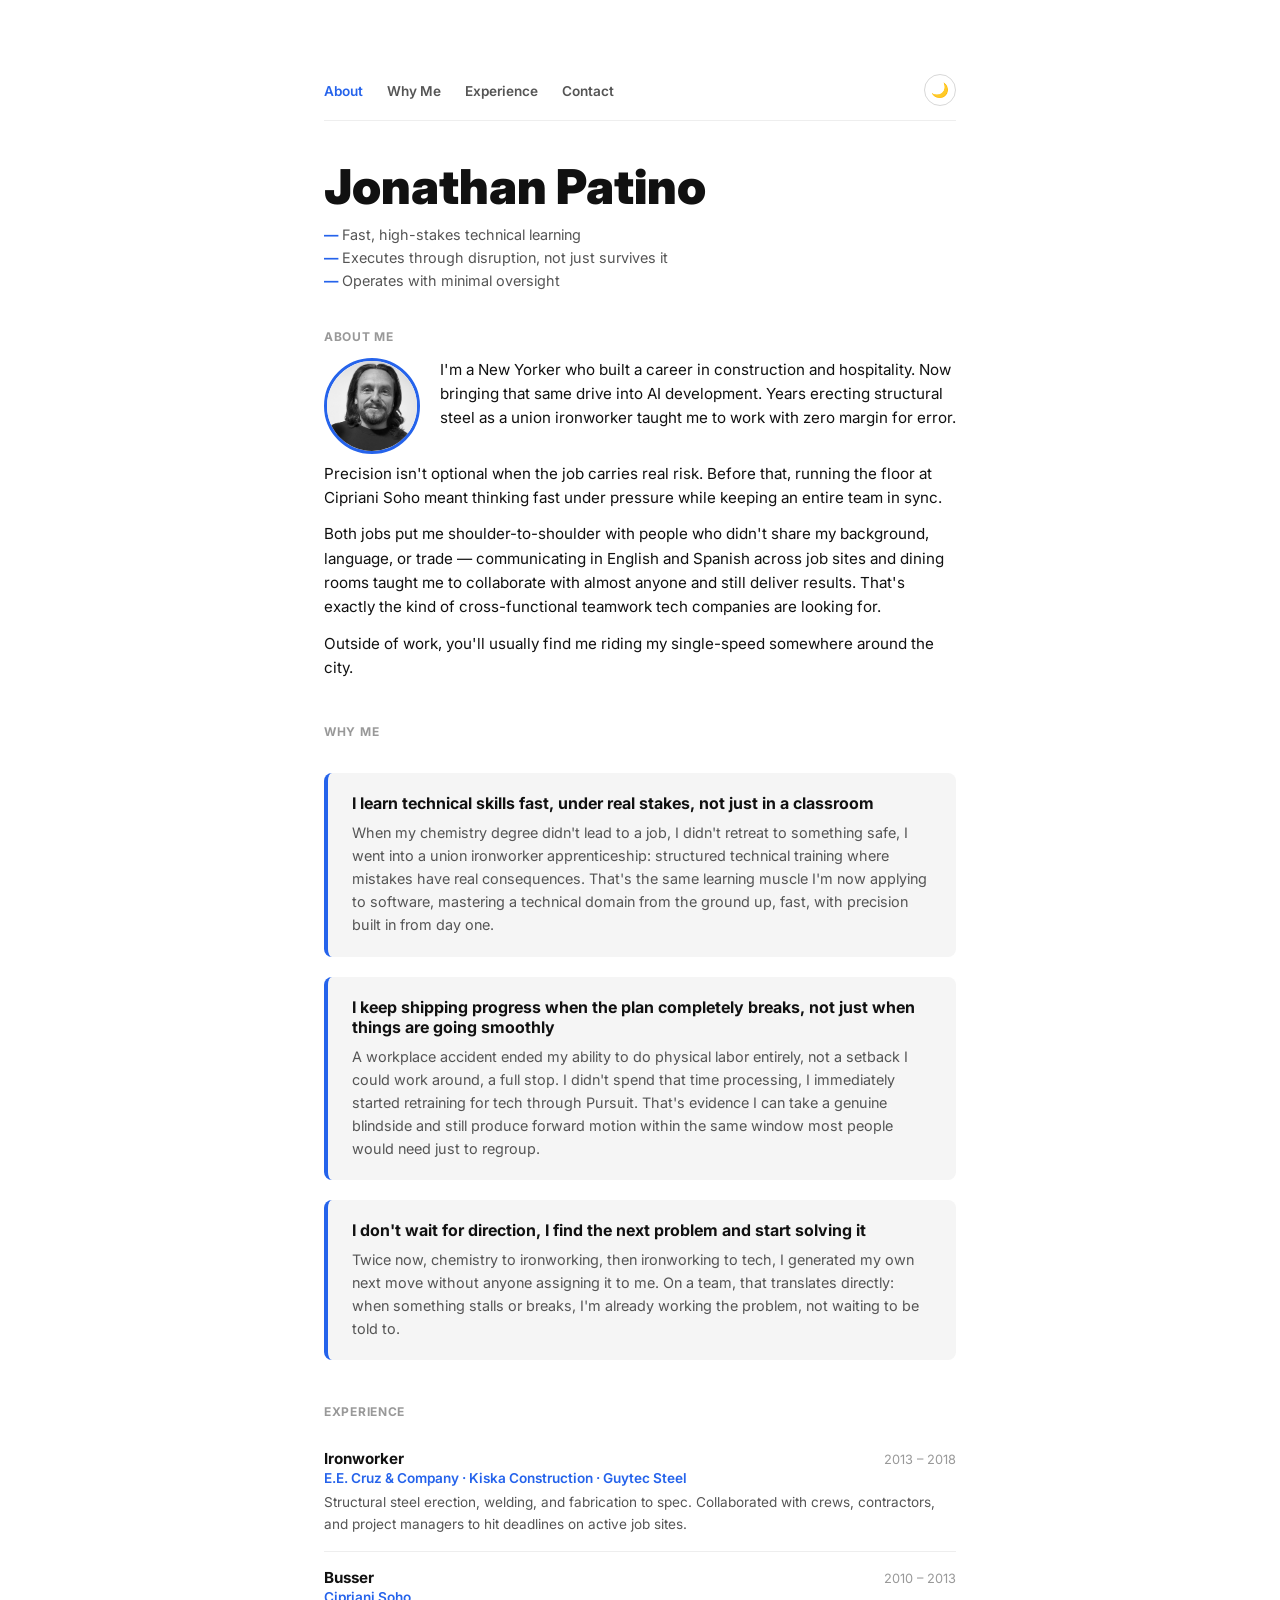
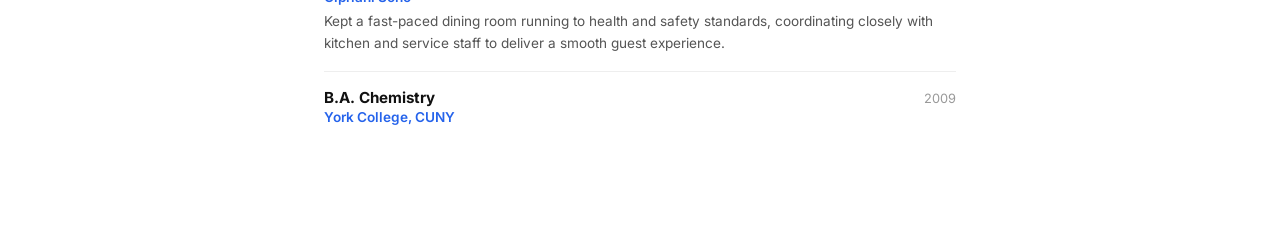
<file: index.html>
<!DOCTYPE html>
<html lang="en">
<head>
<meta charset="UTF-8">
<meta name="viewport" content="width=device-width, initial-scale=1.0">
<title>Jonathan Patino</title>
<link href="https://fonts.googleapis.com/css2?family=Inter:wght@400;600;700;900&display=swap" rel="stylesheet">
<style>
  :root {
    --bg: #fff;
    --text: #111;
    --text-muted: #555;
    --text-faint: #999;
    --border: #eee;
    --card-border: #d8d8d8;
    --card-bg: #f5f5f5;
    --accent: #2563EB;
  }
  :root[data-theme="dark"] {
    --bg: #111417;
    --text: #f2f2f2;
    --text-muted: #aaa;
    --text-faint: #777;
    --border: #2a2d31;
    --card-border: #3a3d41;
    --card-bg: #1a1d21;
    --accent: #5b8def;
  }

  * { margin: 0; padding: 0; box-sizing: border-box; }
  html { scroll-behavior: smooth; }
  body { font-family: 'Inter', system-ui, sans-serif; background: var(--bg); color: var(--text); max-width: 680px; margin: 0 auto; padding: 60px 24px; transition: background 0.2s ease, color 0.2s ease; }

  #about, #cards, #exp, #skill-learning, #skill-execution, #skill-oversight { scroll-margin-top: 76px; }

  nav { position: sticky; top: 0; background: var(--bg); border-bottom: 1px solid var(--border); padding: 14px 0; margin-bottom: 40px; z-index: 100; display: flex; align-items: center; justify-content: space-between; transition: background 0.2s ease, border-color 0.2s ease; }
  nav ul { list-style: none; display: flex; gap: 24px; }
  nav a { text-decoration: none; color: var(--text-muted); font-size: 0.85rem; font-weight: 600; }
  nav a:hover, nav a.active { color: var(--accent); }
  .theme-toggle { background: none; border: 1.5px solid var(--card-border); border-radius: 999px; width: 32px; height: 32px; font-size: 0.9rem; cursor: pointer; line-height: 1; }

  .hero { margin-bottom: 40px; }
  h1 { font-size: 3rem; font-weight: 900; line-height: 1.1; margin-bottom: 8px; }
  .tagline { font-size: 1.1rem; font-weight: 600; color: var(--accent); margin-bottom: 12px; }
  .bio { font-size: 0.95rem; color: var(--text-muted); line-height: 1.6; }
  .skills-list { list-style: none; margin-top: 12px; display: flex; flex-direction: column; gap: 6px; }
  .skills-list li { font-size: 0.9rem; padding-left: 18px; position: relative; }
  .skills-list li::before { content: "—"; position: absolute; left: 0; color: var(--accent); font-weight: 700; }
  .skills-list a { color: var(--text-muted); text-decoration: none; }
  .skills-list a:hover { color: var(--accent); text-decoration: underline; }

  .section-label { font-size: 0.75rem; text-transform: uppercase; letter-spacing: 0.06em; color: var(--text-faint); font-weight: 700; margin-bottom: 14px; }

  .reveal { opacity: 0; transform: translateY(16px); transition: opacity 0.6s ease, transform 0.6s ease; }
  .reveal.visible { opacity: 1; transform: translateY(0); }

  .about { margin-bottom: 44px; }
  .about-content { display: block; }
  .about p { font-size: 0.95rem; color: var(--text); line-height: 1.6; text-align: left; margin-bottom: 12px; }
  .about p:last-child { margin-bottom: 0; }
  .about-continue { clear: both; }
  .about-photo { float: left; width: 96px; height: 96px; border-radius: 50%; object-fit: cover; border: 3px solid var(--accent); margin: 0 20px 8px 0; }
  .about-photo-placeholder { float: left; width: 96px; height: 96px; border-radius: 50%; background: var(--accent); color: #fff; display: flex; align-items: center; justify-content: center; font-weight: 700; font-size: 1.4rem; margin: 0 20px 8px 0; }
  @media (max-width: 480px) {
    .about-photo, .about-photo-placeholder { float: none; margin: 0 auto 16px; }
  }

  .cards { display: flex; flex-direction: column; gap: 20px; margin-bottom: 44px; }
  .card { background: var(--card-bg); border-left: 4px solid var(--accent); border-radius: 8px; padding: 20px 24px; }
  .card h2 { font-size: 1rem; font-weight: 700; margin-bottom: 8px; color: var(--text); }
  .card p { font-size: 0.9rem; color: var(--text-muted); line-height: 1.6; }

  .exp { margin-bottom: 44px; }
  .exp-item { padding: 16px 0; border-bottom: 1px solid var(--border); }
  .exp-item:last-child { border-bottom: none; }
  .exp-top { display: flex; justify-content: space-between; align-items: baseline; flex-wrap: wrap; gap: 4px; }
  .exp-role { font-size: 0.95rem; font-weight: 700; color: var(--text); }
  .exp-dates { font-size: 0.8rem; color: var(--text-faint); white-space: nowrap; }
  .exp-org { font-size: 0.85rem; color: var(--accent); font-weight: 600; margin-top: 2px; }
  .exp-desc { font-size: 0.85rem; color: var(--text-muted); line-height: 1.6; margin-top: 6px; }

  .contact { border-top: 1px solid var(--border); padding-top: 32px; display: flex; gap: 12px; align-items: center; flex-wrap: wrap; }
  .btn-primary { background: var(--accent); color: #fff; border: none; padding: 12px 24px; border-radius: 6px; font-family: inherit; font-size: 0.9rem; font-weight: 600; cursor: pointer; text-decoration: none; }
  .btn-outline { background: transparent; color: var(--accent); border: 2px solid var(--accent); padding: 10px 24px; border-radius: 6px; font-family: inherit; font-size: 0.9rem; font-weight: 600; cursor: pointer; text-decoration: none; display: inline-flex; align-items: center; gap: 6px; }
  .btn-outline svg { width: 14px; height: 14px; stroke: var(--accent); }
  .copy-note { font-size: 0.8rem; color: var(--accent); margin-top: 8px; width: 100%; display: none; }
</style>
<script>
  (function () {
    const saved = localStorage.getItem('theme');
    const theme = saved || (matchMedia('(prefers-color-scheme: dark)').matches ? 'dark' : 'light');
    document.documentElement.setAttribute('data-theme', theme);
  })();
</script>
</head>
<body>

<nav>
  <ul>
    <li><a href="#about">About</a></li>
    <li><a href="#cards">Why Me</a></li>
    <li><a href="#exp">Experience</a></li>
    <li><a href="https://mail.google.com/mail/?view=cm&fs=1&to=Jonathan8773@gmail.com&su=Let's%20connect" target="_blank" rel="noopener">Contact</a></li>
  </ul>
  <button class="theme-toggle" id="themeToggle" type="button" aria-label="Toggle dark mode">🌙</button>
</nav>

<div class="hero">
  <h1>Jonathan Patino</h1>
  <ul class="skills-list">
    <li><a href="#skill-learning">Fast, high-stakes technical learning</a></li>
    <li><a href="#skill-execution">Executes through disruption, not just survives it</a></li>
    <li><a href="#skill-oversight">Operates with minimal oversight</a></li>
  </ul>
</div>

<div class="about reveal" id="about">
  <div class="section-label">About Me</div>
  <div class="about-content">
    <img src="picture.jpeg" alt="Jonathan Patino" class="about-photo" onerror="this.replaceWith(Object.assign(document.createElement('div'),{className:'about-photo-placeholder',textContent:'JP'}))">
    <p>I'm a New Yorker who built a career in construction and hospitality. Now bringing that same drive into AI development. Years erecting structural steel as a union ironworker taught me to work with zero margin for error.</p>
    <p class="about-continue">Precision isn't optional when the job carries real risk. Before that, running the floor at Cipriani Soho meant thinking fast under pressure while keeping an entire team in sync.</p>
    <p>Both jobs put me shoulder-to-shoulder with people who didn't share my background, language, or trade — communicating in English and Spanish across job sites and dining rooms taught me to collaborate with almost anyone and still deliver results. That's exactly the kind of cross-functional teamwork tech companies are looking for.</p>
    <p>Outside of work, you'll usually find me riding my single-speed somewhere around the city.</p>
  </div>
</div>

<div class="cards reveal" id="cards">
  <div class="section-label">Why Me</div>
  <div class="card" id="skill-learning">
    <h2>I learn technical skills fast, under real stakes, not just in a classroom</h2>
    <p>When my chemistry degree didn't lead to a job, I didn't retreat to something safe, I went into a union ironworker apprenticeship: structured technical training where mistakes have real consequences. That's the same learning muscle I'm now applying to software, mastering a technical domain from the ground up, fast, with precision built in from day one.</p>
  </div>
  <div class="card" id="skill-execution">
    <h2>I keep shipping progress when the plan completely breaks, not just when things are going smoothly</h2>
    <p>A workplace accident ended my ability to do physical labor entirely, not a setback I could work around, a full stop. I didn't spend that time processing, I immediately started retraining for tech through Pursuit. That's evidence I can take a genuine blindside and still produce forward motion within the same window most people would need just to regroup.</p>
  </div>
  <div class="card" id="skill-oversight">
    <h2>I don't wait for direction, I find the next problem and start solving it</h2>
    <p>Twice now, chemistry to ironworking, then ironworking to tech, I generated my own next move without anyone assigning it to me. On a team, that translates directly: when something stalls or breaks, I'm already working the problem, not waiting to be told to.</p>
  </div>
</div>

<div class="exp reveal" id="exp">
  <div class="section-label">Experience</div>

  <div class="exp-item">
    <div class="exp-top">
      <span class="exp-role">Ironworker</span>
      <span class="exp-dates">2013 – 2018</span>
    </div>
    <div class="exp-org">E.E. Cruz & Company · Kiska Construction · Guytec Steel</div>
    <p class="exp-desc">Structural steel erection, welding, and fabrication to spec. Collaborated with crews, contractors, and project managers to hit deadlines on active job sites.</p>
  </div>

  <div class="exp-item">
    <div class="exp-top">
      <span class="exp-role">Busser</span>
      <span class="exp-dates">2010 – 2013</span>
    </div>
    <div class="exp-org">Cipriani Soho</div>
    <p class="exp-desc">Kept a fast-paced dining room running to health and safety standards, coordinating closely with kitchen and service staff to deliver a smooth guest experience.</p>
  </div>

  <div class="exp-item">
    <div class="exp-top">
      <span class="exp-role">B.A. Chemistry</span>
      <span class="exp-dates">2009</span>
    </div>
    <div class="exp-org">York College, CUNY</div>
  </div>
</div>


<script>
const navLinks = document.querySelectorAll('nav a');
const sections = document.querySelectorAll('#about, #cards, #exp');

const spyObserver = new IntersectionObserver((entries) => {
  entries.forEach((entry) => {
    if (!entry.isIntersecting) return;
    navLinks.forEach((link) => {
      link.classList.toggle('active', link.getAttribute('href') === `#${entry.target.id}`);
    });
  });
}, { rootMargin: '-40% 0px -55% 0px' });

sections.forEach((section) => spyObserver.observe(section));

const revealObserver = new IntersectionObserver((entries) => {
  entries.forEach((entry) => {
    if (!entry.isIntersecting) return;
    entry.target.classList.add('visible');
    revealObserver.unobserve(entry.target);
  });
}, { threshold: 0.15 });

document.querySelectorAll('.reveal').forEach((el) => revealObserver.observe(el));

const themeToggle = document.getElementById('themeToggle');
function updateThemeIcon() {
  themeToggle.textContent = document.documentElement.getAttribute('data-theme') === 'dark' ? '☀️' : '🌙';
}
updateThemeIcon();
themeToggle.addEventListener('click', () => {
  const next = document.documentElement.getAttribute('data-theme') === 'dark' ? 'light' : 'dark';
  document.documentElement.setAttribute('data-theme', next);
  localStorage.setItem('theme', next);
  updateThemeIcon();
});

</script>
</body>
</html>
</file>
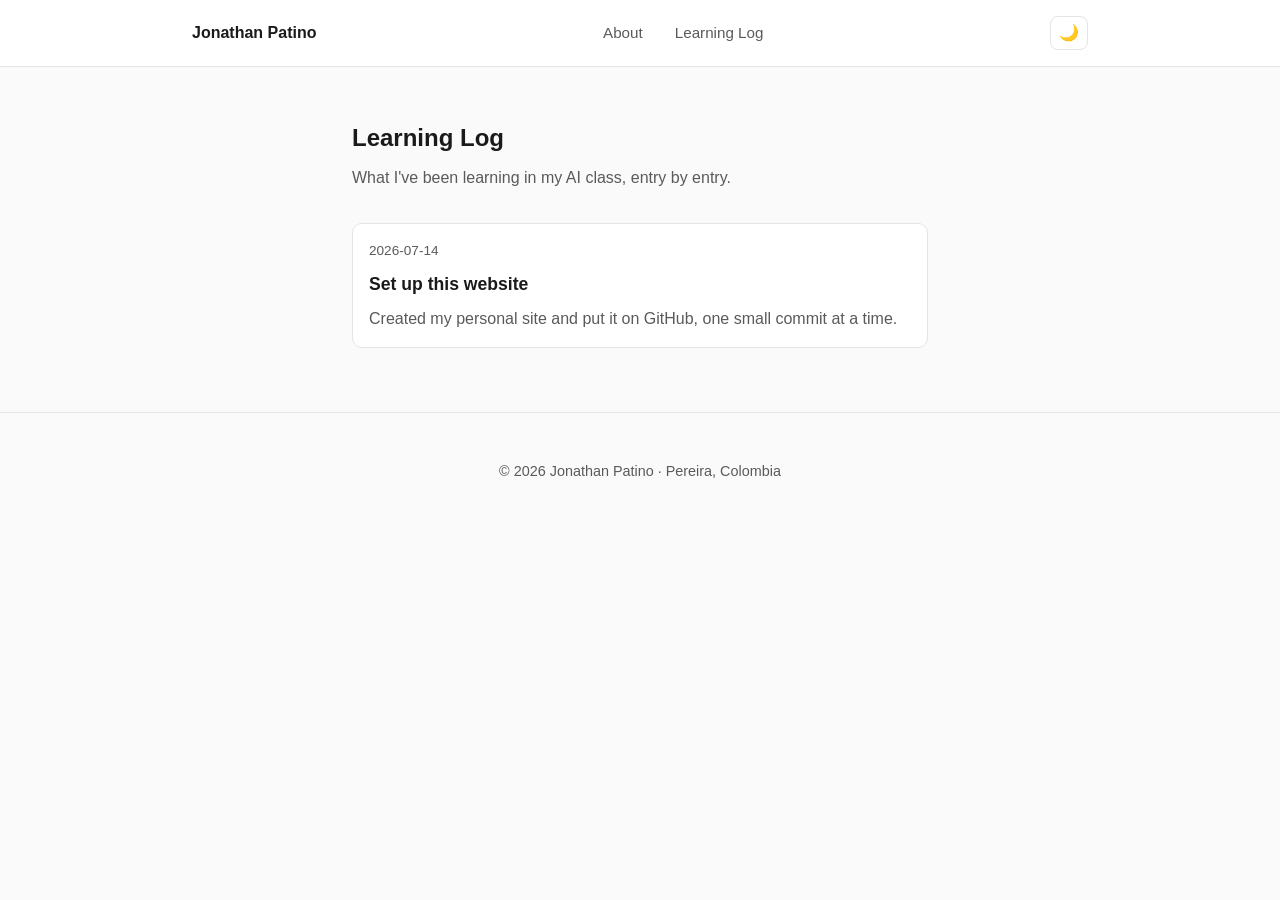
<file: learning-log.html>
<!DOCTYPE html>
<html lang="en">
<head>
  <meta charset="UTF-8" />
  <meta name="viewport" content="width=device-width, initial-scale=1.0" />
  <title>Learning Log · Jonathan Patino</title>
  <link rel="stylesheet" href="styles/main.css" />
</head>
<body>
  <header class="site-header">
    <div class="site-header__inner">
      <a class="logo" href="index.html">Jonathan Patino</a>
      <nav class="nav">
        <a href="index.html">About</a>
        <a href="learning-log.html">Learning Log</a>
      </nav>
      <button class="theme-toggle" type="button" aria-label="Toggle dark mode">🌙</button>
    </div>
  </header>

  <main>
    <section class="learning-log">
      <h2>Learning Log</h2>
      <p class="learning-log__intro">What I've been learning in my AI class, entry by entry.</p>
      <ul class="learning-log__list"></ul>
    </section>
  </main>

  <footer class="site-footer">
    <p>&copy; 2026 Jonathan Patino · Pereira, Colombia</p>
  </footer>

  <script src="scripts/main.js" defer></script>
</body>
</html>
</file>
<file: styles/main.css>
:root {
  --color-bg: #fafafa;
  --color-surface: #ffffff;
  --color-text: #1a1a1a;
  --color-text-muted: #5a5a5a;
  --color-accent: #2f6fed;
  --color-border: #e4e4e7;

  --font-body: -apple-system, BlinkMacSystemFont, "Segoe UI", Roboto, sans-serif;

  --space-sm: 0.5rem;
  --space-md: 1rem;
  --space-lg: 2rem;
  --space-xl: 4rem;
}

@media (prefers-color-scheme: dark) {
  :root {
    --color-bg: #121212;
    --color-surface: #1c1c1e;
    --color-text: #f2f2f2;
    --color-text-muted: #a3a3a3;
    --color-border: #2e2e30;
  }
}

:root[data-theme="dark"] {
  --color-bg: #121212;
  --color-surface: #1c1c1e;
  --color-text: #f2f2f2;
  --color-text-muted: #a3a3a3;
  --color-border: #2e2e30;
}

:root[data-theme="light"] {
  --color-bg: #fafafa;
  --color-surface: #ffffff;
  --color-text: #1a1a1a;
  --color-text-muted: #5a5a5a;
  --color-border: #e4e4e7;
}

* {
  box-sizing: border-box;
}

body {
  margin: 0;
  font-family: var(--font-body);
  background-color: var(--color-bg);
  color: var(--color-text);
  line-height: 1.6;
}

/* Header */

.site-header {
  border-bottom: 1px solid var(--color-border);
  background-color: var(--color-surface);
  position: sticky;
  top: 0;
}

.site-header__inner {
  max-width: 960px;
  margin: 0 auto;
  padding: var(--space-md) var(--space-lg);
  display: flex;
  align-items: center;
  justify-content: space-between;
}

.logo {
  font-weight: 700;
  text-decoration: none;
  color: var(--color-text);
}

.nav {
  display: flex;
  gap: var(--space-lg);
}

.nav a {
  color: var(--color-text-muted);
  text-decoration: none;
  font-size: 0.95rem;
}

.nav a:hover {
  color: var(--color-accent);
}

.theme-toggle {
  border: 1px solid var(--color-border);
  background-color: var(--color-surface);
  border-radius: 8px;
  padding: var(--space-sm);
  cursor: pointer;
  font-size: 1rem;
  line-height: 1;
}

/* Hero */

.hero {
  max-width: 640px;
  margin: 0 auto;
  padding: var(--space-xl) var(--space-lg);
  text-align: center;
}

.hero h1 {
  font-size: 2.5rem;
  margin-bottom: var(--space-md);
}

.hero p {
  color: var(--color-text-muted);
  font-size: 1.1rem;
}

/* About */

.about {
  max-width: 640px;
  margin: 0 auto;
  padding: var(--space-lg);
}

.about h2 {
  margin-bottom: var(--space-sm);
}

.about p {
  color: var(--color-text-muted);
}

/* Learning log */

.learning-log {
  max-width: 640px;
  margin: 0 auto;
  padding: var(--space-lg) var(--space-lg) var(--space-xl);
}

.learning-log h2 {
  margin-bottom: var(--space-sm);
}

.learning-log__intro {
  color: var(--color-text-muted);
  margin-top: 0;
}

.learning-log__list {
  list-style: none;
  margin: var(--space-lg) 0 0;
  padding: 0;
  display: flex;
  flex-direction: column;
  gap: var(--space-md);
}

.log-entry {
  border: 1px solid var(--color-border);
  border-radius: 10px;
  padding: var(--space-md);
  background-color: var(--color-surface);
}

.log-entry__date {
  display: block;
  font-size: 0.85rem;
  color: var(--color-text-muted);
  margin-bottom: var(--space-sm);
}

.log-entry__title {
  margin: 0 0 var(--space-sm);
  font-size: 1.1rem;
}

.log-entry__notes {
  margin: 0;
  color: var(--color-text-muted);
}

/* Footer */

.site-footer {
  border-top: 1px solid var(--color-border);
  padding: var(--space-lg);
  text-align: center;
  color: var(--color-text-muted);
  font-size: 0.9rem;
}

/* Responsive */

@media (max-width: 480px) {
  .site-header__inner {
    flex-wrap: wrap;
    gap: var(--space-sm);
  }

  .hero h1 {
    font-size: 2rem;
  }
}
</file>
